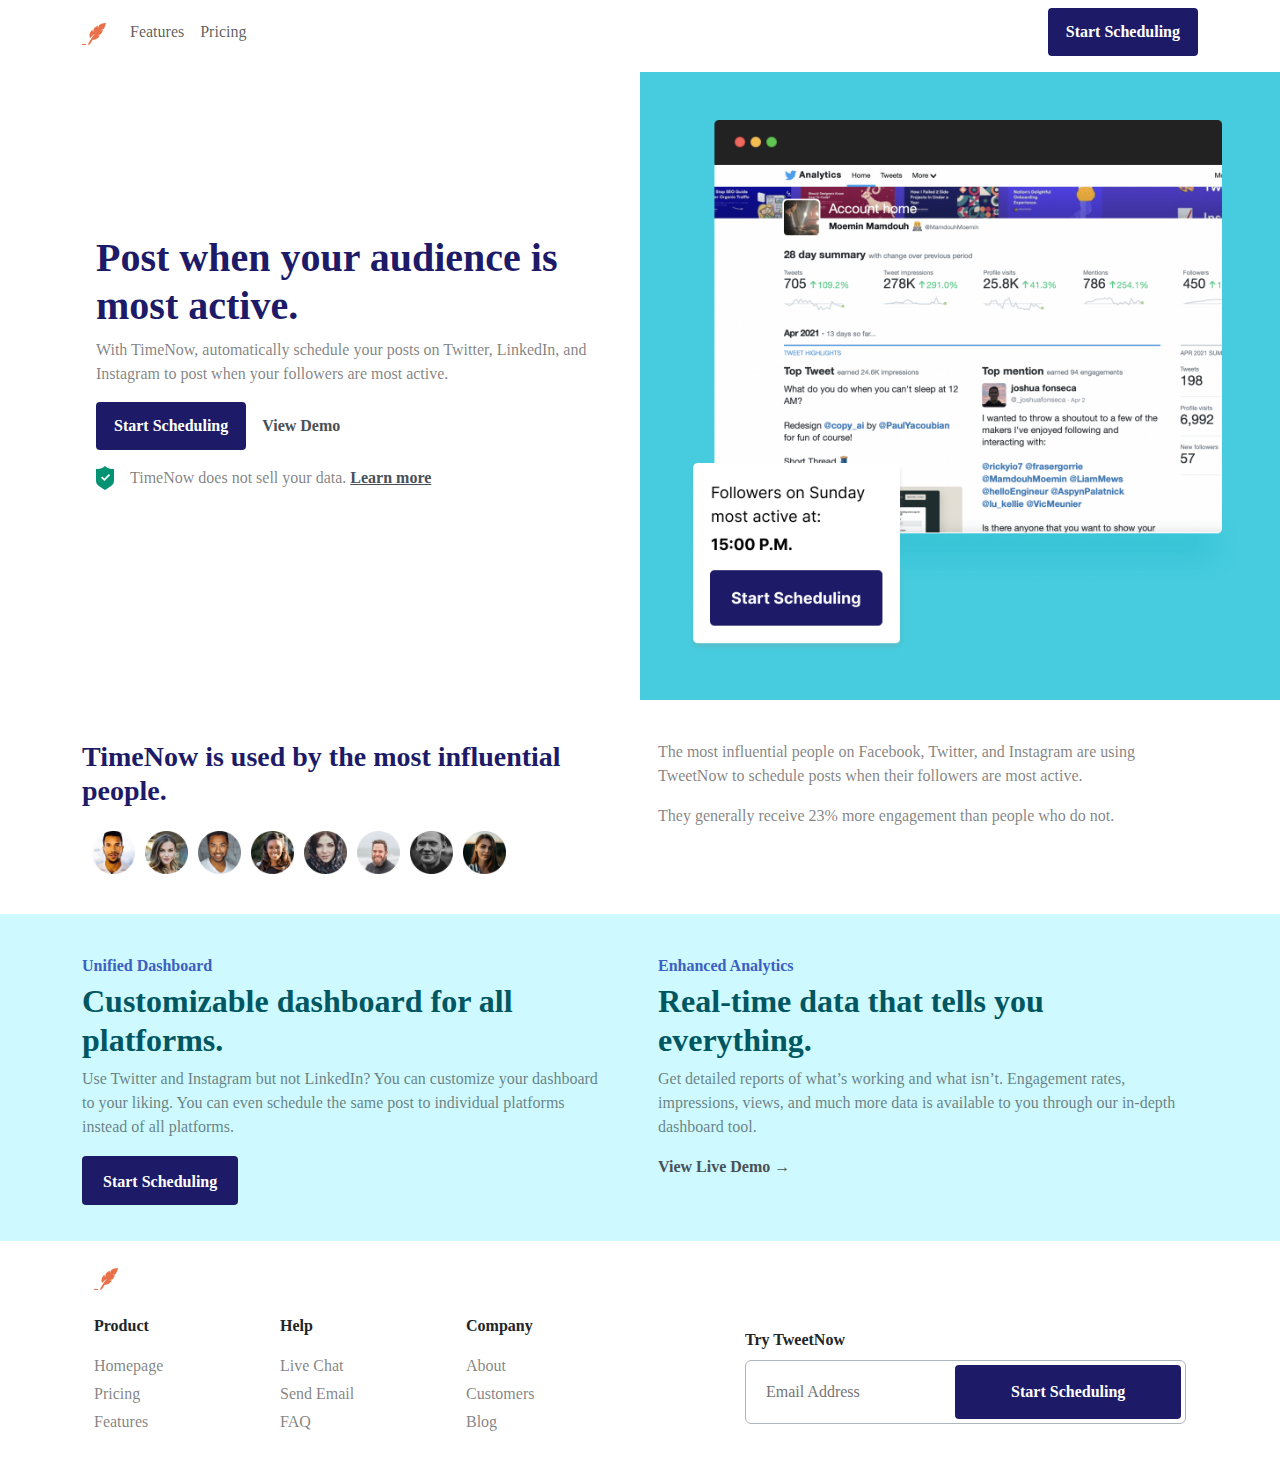
<file: index.html>
<!DOCTYPE html>
<html lang="en">

<head>
    <meta charset="UTF-8">
    <meta name="viewport" content="width=device-width, initial-scale=1.0">
    <title>Time Now</title>
    <link rel="stylesheet" href="./css/bootstrap.css">
    <link rel="stylesheet" href="./css/style.css">
</head>

<body>

    <!-- Start Navbar -->

    <nav class="navbar navbar-expand-sm bg-body" aria-label="Offcanvas navbar large">
        <div class="container mb-2">
            <a class="navbar-brand" href="index.html"><img src="./Assets/Logo.svg" alt=""></a>
            <button class="navbar-toggler p-0" type="button" data-bs-toggle="offcanvas" data-bs-target="#offcanvas"
                aria-controls="offcanvas" aria-label="Toggle navigation">
                <span class="navbar-toggler-icon"></span>
            </button>
            <div class="offcanvas offcanvas-end " tabindex="-1" id="offcanvas" aria-labelledby="offcanvasLabel">
                <div class="offcanvas-header">
                    <h5 class="offcanvas-title" id="offcanvasLabel"><a class="navbar-brand" href="index.html"><img src="./Assets/Logo.svg" alt=""></a></h5>
                    <button type="button" class="btn-close btn-close-black" data-bs-dismiss="offcanvas"
                        aria-label="Close"></button>
                </div>
                <div class="offcanvas-body">
                    <ul class="d-flex align-items-md-center navbar-nav mb-2 mb-sm-0">
                        <li class="nav-item">
                            <a class="nav-link px-3 px-md-2 px-lg-2" aria-current="page" href="#features">Features</a>
                        </li>
                        <li class="nav-item">
                            <a class="nav-link px-3 px-md-2 px-lg-2" href="pricing.html">Pricing</a>
                        </li>
                    </ul>
                    <a class="nav-link ms-auto rounded-1" id="min-btn" href="#">
                        <button type="button" class="btn fw-bold text-white">Start Scheduling</button>
                    </a>

                </div>
            </div>
        </div>
    </nav>

    <!-- End Navbar -->

    <!-- Start Home -->

    <section id="home" class="w-100 overflow-hidden">
        <div class="w-100">
            <div class="row d-flex align-items-center">
                <div class="col-sm-12 col-md-6 py-3 py-4">
                    <div class="container ps-lg-5 ps-md-5">
                        <div class="container ps-lg-5 pb-1 pb-sm-5">
                            <h1 class="" id="min-text">Post when your audience is most active.</h1>
                            <p class="text-black-50">With TimeNow, automatically schedule your posts on Twitter,
                                LinkedIn, and Instagram to post
                                when your followers are most
                                active.</p>
                            <div class="d-flex align-items-center">
                                <a class="nav-link rounded-1" id="min-btn" href="#">
                                    <button type="button" class="btn fw-bold text-white">Start Scheduling</button>
                                </a>
                                <a class="text-light-emphasis ms-3 fw-bold text-decoration-none" href="#">View Demo</a>
                            </div>
                            <div class="d-flex align-items-center pt-3">
                                <img src="./Assets/Shield.svg" class="img-fluid me-3" alt="">
                                <p class="text-black-50 m-0">TimeNow does not sell your data. <a href="#"
                                        class="fw-bolder text-decoration-underline text-light-emphasis">Learn more</a>
                                </p>
                            </div>
                        </div>
                    </div>
                </div>
                <div class="col-sm-12 col-md-6 py-3 p-md-5 py-sm-5" id="home-img">
                    <div class="img">
                        <img src="./Assets/Mockup.png" class="img-fluid" alt="">
                    </div>
                </div>
            </div>

        </div>
    </section>

    <!-- End Home -->

    <!-- Start Features -->

    <section id="" class="w-100">
        <div class="container ps-md-0 py-4 w-100">
            <div class="row">
                <div class="col-md-12 col-lg-6 py-3">
                    <div class="container d-lg-block d-md-flex">
                        <h1 class="fs-3 mb-4" id="min-text">TimeNow is used by the most influential people.</h1>
                        <div class="d-flex flex-wrap">
                            <img src="./Assets/UA1.png" class="img-fluid" id="people-img" alt="">
                            <img src="./Assets/UA2.png" class="img-fluid" id="people-img" alt="">
                            <img src="./Assets/UA3.png" class="img-fluid" id="people-img" alt="">
                            <img src="./Assets/UA4.png" class="img-fluid" id="people-img" alt="">
                            <img src="./Assets/UA5.png" class="img-fluid" id="people-img" alt="">
                            <img src="./Assets/UA6.png" class="img-fluid" id="people-img" alt="">
                            <img src="./Assets/UA7.png" class="img-fluid" id="people-img" alt="">
                            <img src="./Assets/UA8.png" class="img-fluid" id="people-img" alt="">
                        </div>
                    </div>
                </div>
                <div class="col-md-12 col-lg-6 py-3">
                    <div class="container">
                        <p class="text-black-50">The most influential people on Facebook, Twitter, and Instagram are
                            using
                            TweetNow to schedule posts when their
                            followers are most active.</p>
                        <p class="text-black-50">They generally receive 23% more engagement than people who do not.</p>
                    </div>
                </div>
            </div>
        </div>
    </section>

    <!-- End Features -->

    <!-- Start  -->

    <section id="features" class="w-100">
        <div class="container ps-md-0 py-4">
            <div class="row">
                <div class="col-sm-12 col-lg-6 py-3">
                    <div class="container ">
                        <p id="p-text" class="mb-1">Unified Dashboard</p>
                        <h1 id="suc-text" class="fs-2">Customizable dashboard for all platforms.</h1>
                        <p class="text-black-50 mb-4">Use Twitter and Instagram but not LinkedIn? You can customize your
                            dashboard to your liking.
                            You can even schedule the
                            same post to individual platforms instead of all platforms.</p>
                        <a class="py-3 px-2 rounded-1" id="min-btn" href="#">
                            <button type="button" class="btn fw-bold text-white">Start Scheduling</button>
                        </a>
                    </div>
                </div>
                <div class="col-sm-12 col-lg-6 py-3">
                    <div class="container">
                        <p id="p-text" class="mb-1">Enhanced Analytics</p>
                        <h1 id="suc-text" class="fs-2">Real-time data that tells you everything.</h1>
                        <p class="text-black-50">Get detailed reports of what’s working and what isn’t. Engagement
                            rates, impressions, views, and much more data is
                            available to you through our in-depth dashboard tool.</p>
                        <a class="text-light-emphasis fw-bold text-decoration-none" href="#">View Live Demo →</a>
                    </div>
                </div>
            </div>
        </div>
    </section>

    <!-- End  -->




    <!-- Start footer -->

    <footer id="footer">
        <div class="container py-4 w-100">
            <div class="container">
                <div class="col">
                    <a class="navbar-brand" href="index.html"><img src="./Assets/Logo.svg" alt=""></a>
                </div>
                <div class="row pt-3">
                    <div class="col-lg-2 col-md-2 py-2">
                        <p class="fw-bold mb-3">Product</p>
                        <ul class="navbar-nav">
                            <li class="nav-item mb-1">
                                <a class="nav-item text-decoration-none text-black-50" href="index.html">Homepage</a>
                            </li>
                            <li class="nav-item mb-1">
                                <a class="nav-item text-decoration-none text-black-50" href="pricing.html">Pricing</a>
                            </li>
                            <li class="nav-item mb-1">
                                <a class="nav-item text-decoration-none text-black-50" href="#features">Features</a>
                            </li>
                        </ul>

                    </div>
                    <div class="col-lg-2 col-md-2 py-2">
                        <p class="fw-bold mb-3">Help</p>
                        <ul class="navbar-nav">
                            <li class="nav-item mb-1">
                                <a class="nav-item text-decoration-none text-black-50" href="#">Live Chat</a>
                            </li>
                            <li class="nav-item mb-1">
                                <a class="nav-item text-decoration-none text-black-50" href="#">Send Email</a>
                            </li>
                            <li class="nav-item mb-1">
                                <a class="nav-item text-decoration-none text-black-50" href="">FAQ</a>
                            </li>
                        </ul>

                    </div>
                    <div class="col-lg-2 col-md-2 py-2">
                        <p class="fw-bold mb-3">Company</p>
                        <ul class="navbar-nav">
                            <li class="nav-item mb-1">
                                <a class="nav-item text-decoration-none text-black-50" href="#">About</a>
                            </li>
                            <li class="nav-item mb-1">
                                <a class="nav-item text-decoration-none text-black-50" href="#">Customers</a>
                            </li>
                            <li class="nav-item mb-1">
                                <a class="nav-item text-decoration-none text-black-50" href="">Blog</a>
                            </li>
                        </ul>

                    </div>

                    <div class="col-lg-5 ms-auto col-md-6 py-2 d-flex flex-column justify-content-center">
                        <div>
                            <p class="fw-bold mb-2">Try TweetNow</p>
                        </div>


                        <div id="ser-box" class="d-flex border border-1 border-dark-subtle rounded py-1 px-1 container">
                            <input class="border-0 ps-3 " type="text" placeholder="Email Address">
                            <a class="py-2 rounded-1 d-flex justify-content-center text-decoration-none" id="min-btn" href="#">
                                <button type="button" class="btn fw-bold text-white">Start Scheduling</button>
                            </a>
                        </div>
                    </div>
                </div>
            </div>
        </div>
    </footer>

    <!-- End footer -->

    <script src="./js/bootstrap.js"></script>
</body>

</html>
</file>
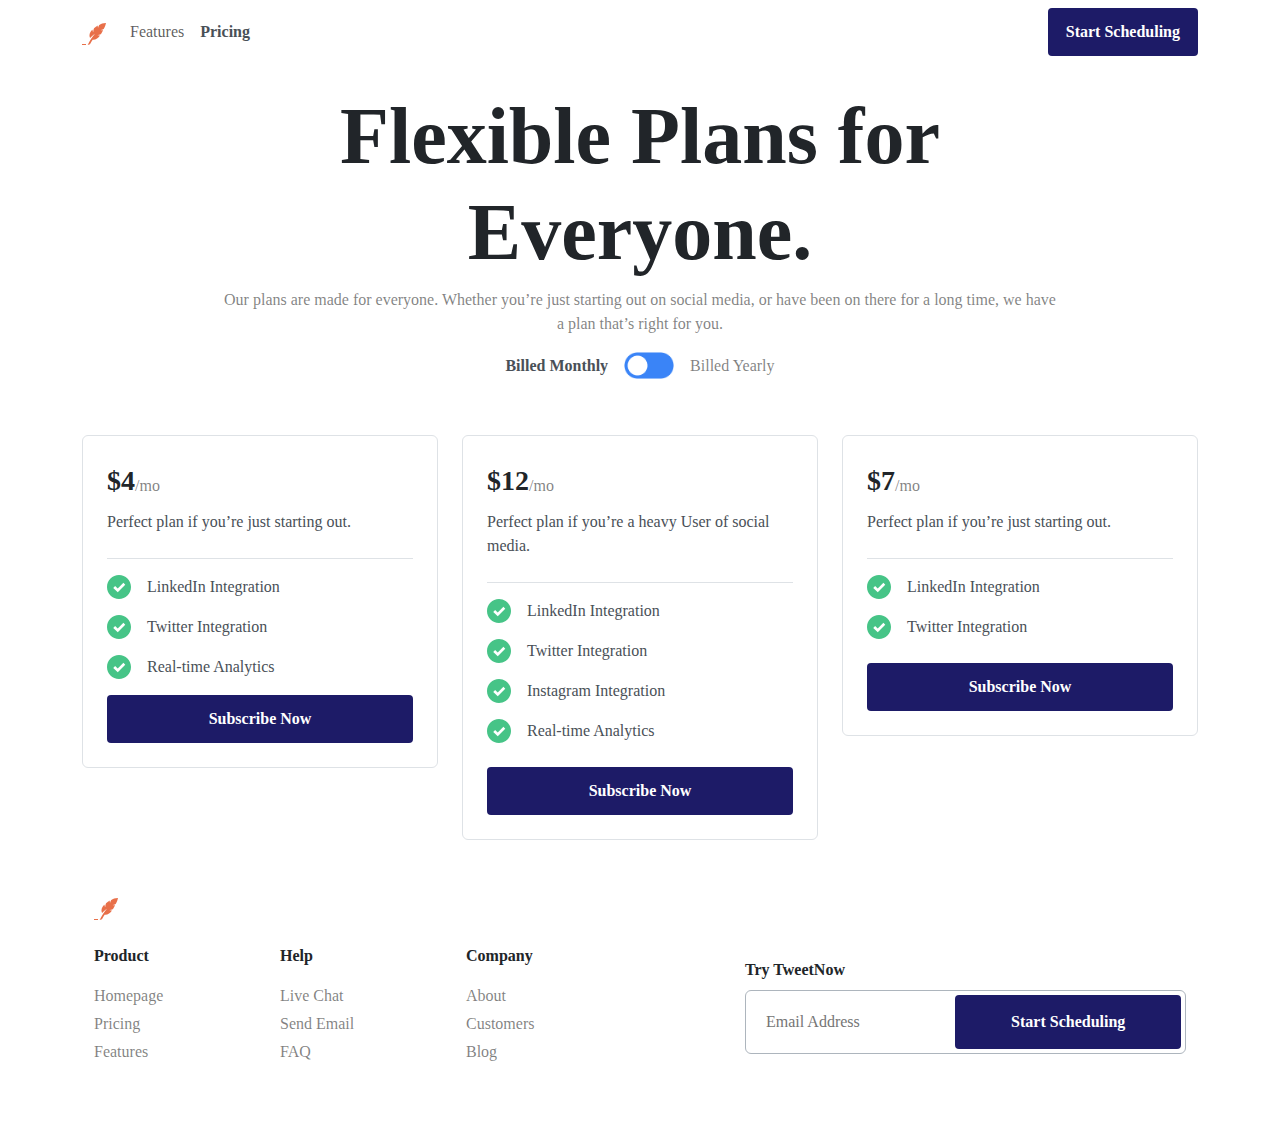
<file: pricing.html>
<!DOCTYPE html>
<html lang="en">

<head>
    <meta charset="UTF-8">
    <meta name="viewport" content="width=device-width, initial-scale=1.0">
    <title>Pricing</title>
    <link rel="stylesheet" href="./css/bootstrap.css">
    <link rel="stylesheet" href="./css/all.css">
    <link rel="stylesheet" href="./css/style.css">
</head>

<body>

    <!-- Start Navbar -->

    <nav class="navbar navbar-expand-sm bg-body" aria-label="Offcanvas navbar large">
        <div class="container mb-2">
            <a class="navbar-brand" href="index.html"><img src="./Assets/Logo.svg" alt=""></a>
            <button class="navbar-toggler p-0" type="button" data-bs-toggle="offcanvas" data-bs-target="#offcanvas"
                aria-controls="offcanvas" aria-label="Toggle navigation">
                <span class="navbar-toggler-icon"></span>
            </button>
            <div class="offcanvas offcanvas-end " tabindex="-1" id="offcanvas" aria-labelledby="offcanvasLabel">
                <div class="offcanvas-header">
                    <h5 class="offcanvas-title" id="offcanvasLabel"><a class="navbar-brand" href="index.html"><img src="./Assets/Logo.svg" alt=""></a></h5>
                    <button type="button" class="btn-close btn-close-black" data-bs-dismiss="offcanvas"
                        aria-label="Close"></button>
                </div>
                <div class="offcanvas-body">
                    <ul class="d-flex align-items-md-center navbar-nav mb-2 mb-sm-0">
                        <li class="nav-item">
                            <a class="nav-link px-3 px-md-2 px-lg-2" aria-current="page" href="index.html">Features</a>
                        </li>
                        <li class="nav-item">
                            <a class="nav-link px-3 px-md-2 px-lg-2 text-light-emphasis fw-bold"
                                href="pricing.html">Pricing</a>
                        </li>
                    </ul>
                    <a class="nav-link ms-auto rounded-1" id="min-btn" href="#">
                        <button type="button" class="btn fw-bold text-white text-center ">Start Scheduling</button>
                    </a>

                </div>
            </div>
        </div>
    </nav>

    <!-- End Navbar -->

    <!-- Start Pricing -->

    <section id="pricing">
        <div class="container pt-3 pb-5">
            <div class="d-flex flex-column align-items-center text-center col-lg-9 col-9 m-auto">
                <h1 class="fw-bold display-1">Flexible Plans for Everyone.</h1>
                <p class="text-black-50 text-center">Our plans are made for everyone. Whether you’re just starting out
                    on
                    social media, or
                    have been on there for a long
                    time, we have a plan that’s right for you.</p>
                <div class="d-flex align-items-center">
                    <p class="m-0 fw-bold text-light-emphasis emphasis">Billed Monthly</p>
                    <img src="./Assets/toggle.png" id="toggle" class="img-fluid mx-3" alt="">
                    <p class="m-0 text-black-50">Billed Yearly</p>
                </div>
            </div>

            <div class="row pt-5">
                <div class="col-lg-4 col-md-6 py-2">
                    <div class="box border p-4 rounded">
                        <div class="d-flex align-items-end">
                            <p class="fw-bold fs-3 m-0">$4</p>
                            <p class="text-black-50 mb-1">/mo</p>
                        </div>
                        <div class="border-bottom">
                            <p class="py-2 text-light-emphasis">Perfect plan if you’re just starting out.</p>
                        </div>

                        <div class="d-flex align-items-center pt-3">
                            <img src="./Assets/Checkmark.svg" class="me-3" alt="">
                            <p class="m-0 text-light-emphasis">LinkedIn Integration</p>
                        </div>
                        <div class="d-flex align-items-center pt-3">
                            <img src="./Assets/Checkmark.svg" class="me-3" alt="">
                            <p class="m-0 text-light-emphasis">Twitter Integration</p>
                        </div>
                        <div class="d-flex align-items-center pt-3 pb-3">
                            <img src="./Assets/Checkmark.svg" class="me-3" alt="">
                            <p class="m-0 text-light-emphasis">Real-time Analytics</p>
                        </div>
                        <div class="d-flex align-items-center pt-3 pb-md-5 d-lg-none d-md-block d-sm-none">
                            <p class="m-0 text-light-emphasis"></p>
                        </div>
                        <a class="nav-link rounded-1 text-center" id="min-btn" href="#">
                            <button type="button" class="btn fw-bold text-white">Subscribe Now</button>
                        </a>
                    </div>
                </div>
                <div class="col-lg-4 col-md-6 py-2">
                    <div class="box border p-4 rounded">
                        <div class="d-flex align-items-end">
                            <p class="fw-bold fs-3 m-0">$12</p>
                            <p class="text-black-50 mb-1">/mo</p>
                        </div>
                        <div class="border-bottom">
                            <p class="py-2 text-light-emphasis">Perfect plan if you’re a heavy
                                User of social media.
                            </p>
                        </div>
                        <div class="d-flex align-items-center pt-3">
                            <img src="./Assets/Checkmark.svg" class="me-3" alt="">
                            <p class="m-0 text-light-emphasis">LinkedIn Integration</p>
                        </div>
                        <div class="d-flex align-items-center pt-3">
                            <img src="./Assets/Checkmark.svg" class="me-3" alt="">
                            <p class="m-0 text-light-emphasis">Twitter Integration</p>
                        </div>
                        <div class="d-flex align-items-center pt-3">
                            <img src="./Assets/Checkmark.svg" class="me-3" alt="">
                            <p class="m-0 text-light-emphasis">Instagram Integration</p>
                        </div>
                        <div class="d-flex align-items-center pt-3 pb-4">
                            <img src="./Assets/Checkmark.svg" class="me-3" alt="">
                            <p class="m-0 text-light-emphasis">Real-time Analytics</p>
                        </div>
                        <a class="nav-link rounded-1 text-center" id="min-btn" href="#">
                            <button type="button" class="btn fw-bold text-white">Subscribe Now</button>
                        </a>
                    </div>
                </div>
                <div class="col-lg-4 col-md-12 py-2">
                    <div class="box border p-4 rounded">
                        <div class="d-flex align-items-end">
                            <p class="fw-bold fs-3 m-0">$7</p>
                            <p class="text-black-50 mb-1">/mo</p>
                        </div>
                        <div class="border-bottom">
                            <p class="py-2 text-light-emphasis">Perfect plan if you’re just starting out.</p>
                        </div>

                        <div class="d-flex align-items-center pt-3">
                            <img src="./Assets/Checkmark.svg" class="me-3" alt="">
                            <p class="m-0 text-light-emphasis">LinkedIn Integration</p>
                        </div>
                        <div class="d-flex align-items-center pt-3 pb-4">
                            <img src="./Assets/Checkmark.svg" class="me-3" alt="">
                            <p class="m-0 text-light-emphasis">Twitter Integration</p>
                        </div>
                        <a class="nav-link rounded-1 text-center" id="min-btn" href="#">
                            <button type="button" class="btn fw-bold text-white">Subscribe Now</button>
                        </a>
                    </div>
                </div>
            </div>
        </div>
    </section>

    <!-- End Pricing -->

    <!-- Start footer -->

    <footer id="footer">
        <div class="container pb-5 w-100">
            <div class="container">
                <div class="col">
                    <a class="navbar-brand" href="index.html"><img src="./Assets/Logo.svg" alt=""></a>
                </div>
                <div class="row pt-3">
                    <div class="col-lg-2 col-md-2 py-2">
                        <p class="fw-bold mb-3">Product</p>
                        <ul class="navbar-nav">
                            <li class="nav-item mb-1">
                                <a class="nav-item text-decoration-none text-black-50" href="index.html">Homepage</a>
                            </li>
                            <li class="nav-item mb-1">
                                <a class="nav-item text-decoration-none text-black-50" href="pricing.html">Pricing</a>
                            </li>
                            <li class="nav-item mb-1">
                                <a class="nav-item text-decoration-none text-black-50" href="#">Features</a>
                            </li>
                        </ul>
    
                    </div>
                    <div class="col-lg-2 col-md-2 py-2">
                        <p class="fw-bold mb-3">Help</p>
                        <ul class="navbar-nav">
                            <li class="nav-item mb-1">
                                <a class="nav-item text-decoration-none text-black-50" href="#">Live Chat</a>
                            </li>
                            <li class="nav-item mb-1">
                                <a class="nav-item text-decoration-none text-black-50" href="#">Send Email</a>
                            </li>
                            <li class="nav-item mb-1">
                                <a class="nav-item text-decoration-none text-black-50" href="">FAQ</a>
                            </li>
                        </ul>
    
                    </div>
                    <div class="col-lg-2 col-md-2 py-2">
                        <p class="fw-bold mb-3">Company</p>
                        <ul class="navbar-nav">
                            <li class="nav-item mb-1">
                                <a class="nav-item text-decoration-none text-black-50" href="#">About</a>
                            </li>
                            <li class="nav-item mb-1">
                                <a class="nav-item text-decoration-none text-black-50" href="#">Customers</a>
                            </li>
                            <li class="nav-item mb-1">
                                <a class="nav-item text-decoration-none text-black-50" href="">Blog</a>
                            </li>
                        </ul>
    
                    </div>
    
                    <div class="col-lg-5 ms-auto col-md-6 py-2 d-flex flex-column justify-content-center">
                        <div>
                            <p class="fw-bold mb-2">Try TweetNow</p>
                        </div>
    
    
                        <div id="ser-box" class="d-flex border border-1 border-dark-subtle rounded py-1 px-1 container">
                            <input class="border-0 ps-3 " type="text" placeholder="Email Address">
                            <a class="py-2 rounded-1 d-flex justify-content-center text-decoration-none" id="min-btn"
                                href="#">
                                <button type="button" class="btn fw-bold text-white">Start Scheduling</button>
                            </a>
                        </div>
                    </div>
                </div>
            </div>
        </div>
    </footer>

    <!-- End footer -->

    <script src="./js/bootstrap.js"></script>
</body>

</html>
</file>
<file: css/style.css>
* {
  font-family: "Inter";
  -webkit-transition: 0.3s;
  transition: 0.3s;
}

.navbar-toggler {
  border: none;
  -webkit-box-shadow: none;
          box-shadow: none;
}

.navbar-toggler:focus {
  border: none;
  -webkit-box-shadow: none;
          box-shadow: none;
}

#min-btn {
  background: #1d1b67;
  color: #fff;
  padding: 5px;
}

#home-img {
  background: #46ccde;
}

#features {
  background: #cdf9ff;
}

#min-text {
  color: #1d1b67;
  font-weight: bold;
}

#suc-text {
  color: #005661;
  font-weight: bold;
}

#p-text {
  color: #3b60bf;
  font-weight: bold;
}

#people-img {
  width: 53px;
  padding-left: 10px;
  padding-right: 0;
}

#ser-box {
  width: 100%;
}

#ser-box input {
  width: 50%;
}

#ser-box input:focus {
  outline: none;
}

#ser-box a {
  width: 55%;
}

#toggle {
  width: 50px;
}
/*# sourceMappingURL=style.css.map */
</file>
